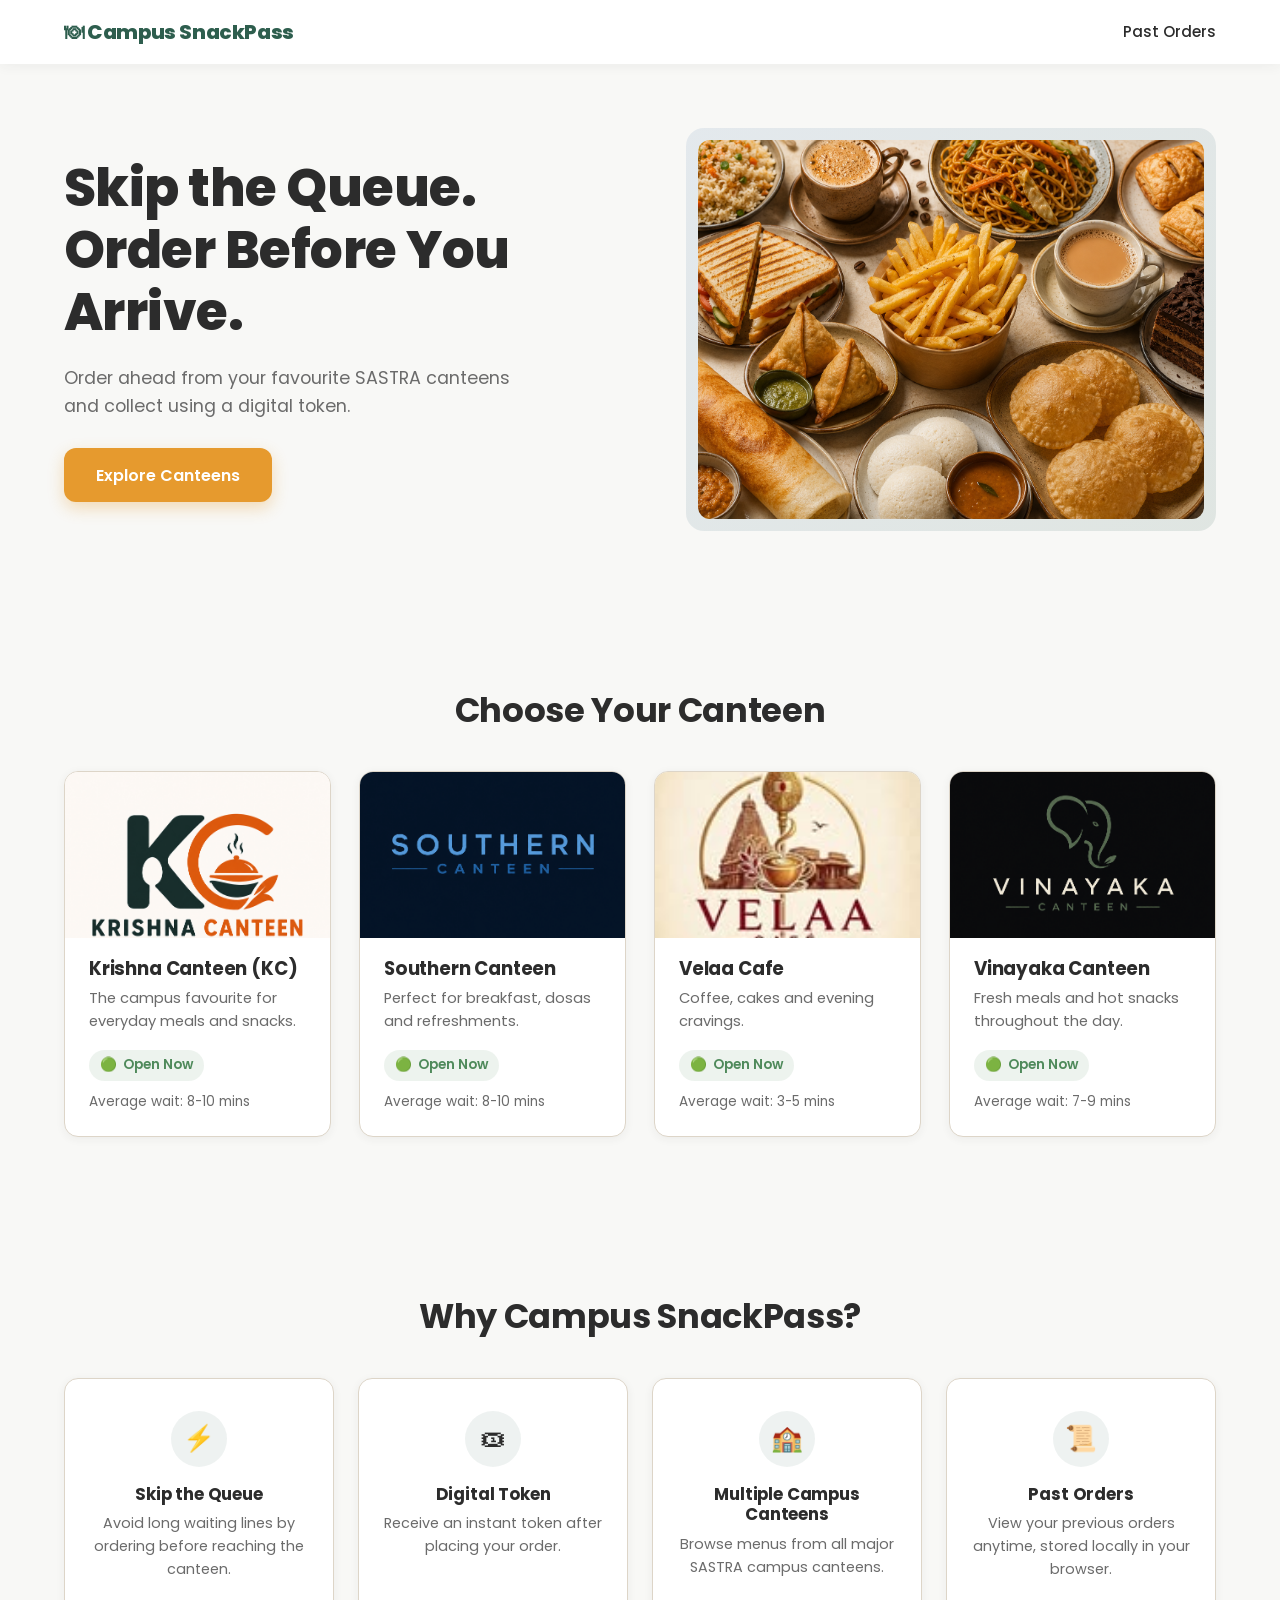
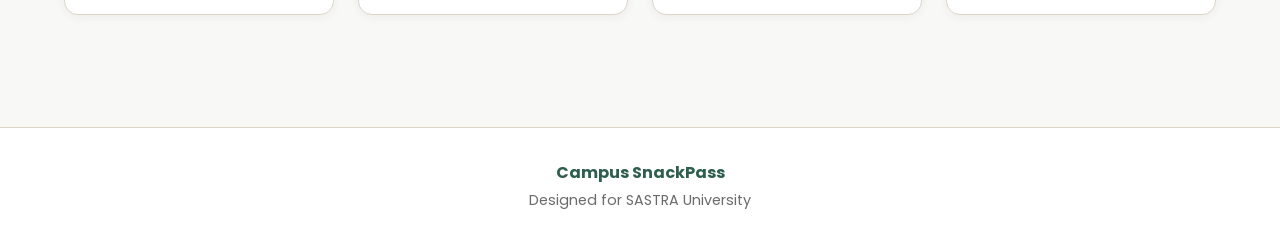
<file: index.html>
<!DOCTYPE html>
<html lang="en">
<head>
    <meta charset="UTF-8">
    <meta name="viewport" content="width=device-width, initial-scale=1.0">
    <title>Campus SnackPass | SASTRA University</title>
    <meta name="description" content="Order ahead from your favourite SASTRA canteens and skip the queue with Campus SnackPass.">
    <link rel="stylesheet" href="style.css">
</head>
<body>

    <header>
        <nav aria-label="Main Navigation">
            <div>
                <a href="index.html" aria-label="Campus SnackPass Home">
                    <span>🍽 Campus SnackPass</span>
                </a>
            </div>

            <ul>
                <li>
                    <a href="orders/order.html">Past Orders</a>
                </li>
            </ul>
        </nav>
    </header>

    <main>
        
        <section id="hero" aria-labelledby="hero-heading">
            <div>
                <h1 id="hero-heading">Skip the Queue.<br>Order Before You Arrive.</h1>
                <p>Order ahead from your favourite SASTRA canteens and collect using a digital token.</p>
                <a href="#canteens">Explore Canteens</a>
            </div>
            <div>
                <img src="images/hero.png" alt="Collage of delicious food from various SASTRA canteens">
            </div>
        </section>

        <section id="canteens" aria-labelledby="canteens-heading">
            <h2 id="canteens-heading">Choose Your Canteen</h2>
            
            <div>
                <!-- Krishna Canteen -->
                <a href="menu.html?canteen=kc" aria-labelledby="kc-name">
                    <img src="./images/canteen/kc.png" alt="Front view of Krishna Canteen">
                    <article>
                        <h3 id="kc-name">Krishna Canteen (KC)</h3>
                        <p>The campus favourite for everyday meals and snacks.</p>
                        <ul>
                            <li><span aria-hidden="true">🟢</span> Open Now</li>
                            <li>Average wait: 8-10 mins</li>
                        </ul>
                    </article>
                </a>

                <!-- Southern Canteen -->
                <a href="menu.html?canteen=southern" aria-labelledby="southern-name">
                    <img src="./images/canteen/southern.png" alt="Front view of Southern Canteen">
                    <article>
                        <h3 id="southern-name">Southern Canteen</h3>
                        <p>Perfect for breakfast, dosas and refreshments.</p>
                        <ul>
                            <li><span aria-hidden="true">🟢</span> Open Now</li>
                            <li>Average wait: 8-10 mins</li>
                        </ul>
                    </article>
                </a>

                <!-- Velan Cafe -->
                <a href="menu.html?canteen=velan" aria-labelledby="velan-name">
                    <img src="./images/canteen/velan.jpg" alt="Front view of Velan Cafe">
                    <article>
                        <h3 id="velan-name">Velaa Cafe</h3>
                        <p>Coffee, cakes and evening cravings.</p>
                        <ul>
                            <li><span aria-hidden="true">🟢</span> Open Now</li>
                            <li>Average wait: 3-5 mins</li>
                        </ul>
                    </article>
                </a>

                <!-- Vinayaka Canteen -->
                <a href="menu.html?canteen=vinayaka" aria-labelledby="vinayaka-name">
                    <img src="./images/canteen/vinayaka.png" alt="Front view of Vinayaka Canteen">
                    <article>
                        <h3 id="vinayaka-name">Vinayaka Canteen</h3>
                        <p>Fresh meals and hot snacks throughout the day.</p>
                        <ul>
                            <li><span aria-hidden="true">🟢</span> Open Now</li>
                            <li>Average wait: 7-9 mins</li>
                        </ul>
                    </article>
                </a>
            </div>
        </section>

        <section id="features" aria-labelledby="features-heading">
            <h2 id="features-heading">Why Campus SnackPass?</h2>
            
            <div>
                <article>
                    <span aria-hidden="true">⚡</span>
                    <h3>Skip the Queue</h3>
                    <p>Avoid long waiting lines by ordering before reaching the canteen.</p>
                </article>
                
                <article>
                    <span aria-hidden="true">🎟</span>
                    <h3>Digital Token</h3>
                    <p>Receive an instant token after placing your order.</p>
                </article>
                
                <article>
                    <span aria-hidden="true">🏫</span>
                    <h3>Multiple Campus Canteens</h3>
                    <p>Browse menus from all major SASTRA campus canteens.</p>
                </article>

                <article>
                    <span aria-hidden="true">📜</span>
                    <h3>Past Orders</h3>
                    <p>
                        View your previous orders anytime, stored locally in your browser.
                    </p>
                 </article>

            </div>
        </section>

    </main>

    <footer>
        <p>Campus SnackPass</p>
        <p>Designed for SASTRA University</p>
    </footer>

</body>
</html>
</file>
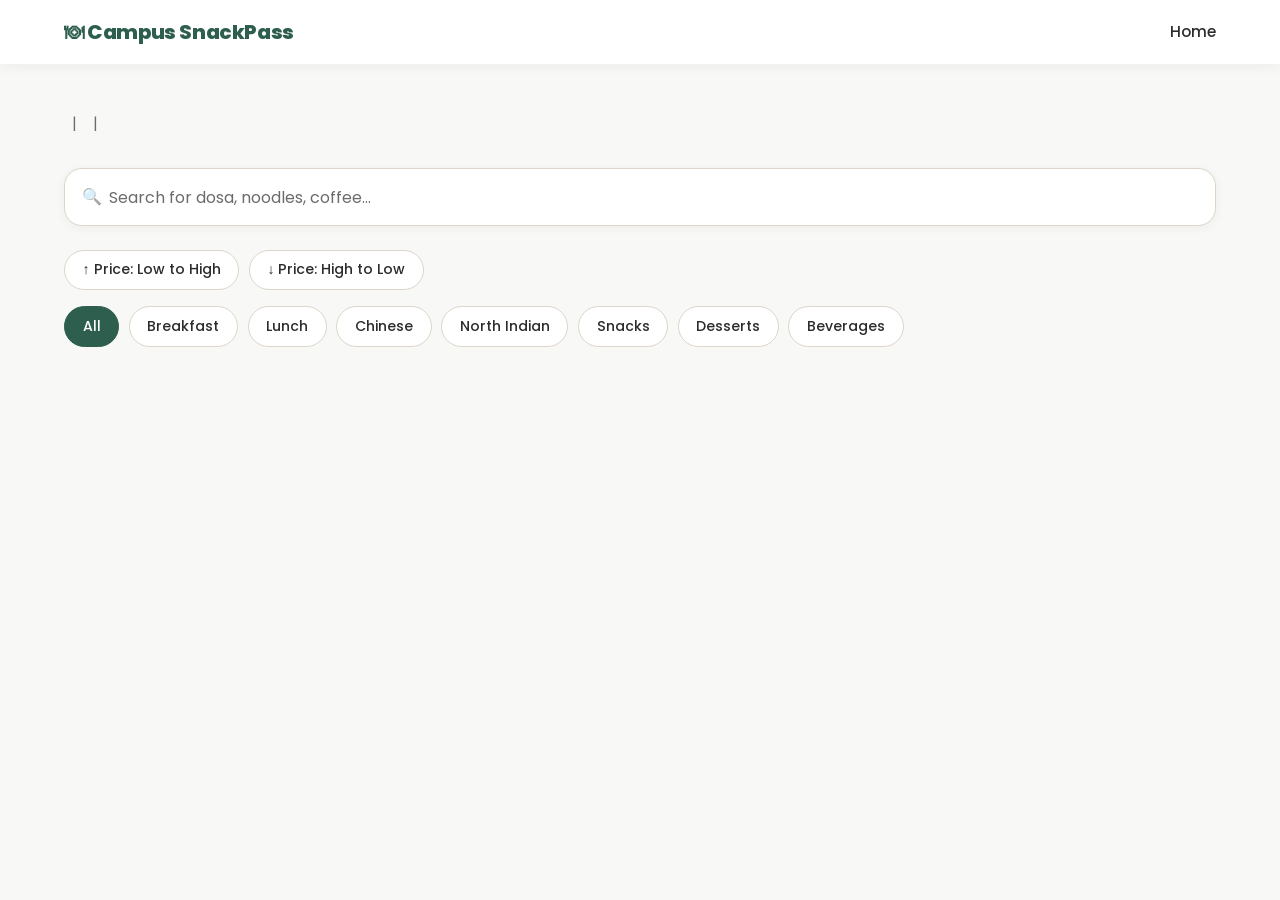
<file: menu.html>
<!DOCTYPE html>
<html lang="en">
<head>
    <meta charset="UTF-8">
    <meta name="viewport" content="width=device-width, initial-scale=1.0">
    <title>Menu - Campus SnackPass</title>
    <link rel="stylesheet" href="menu.css">
</head>
<body>

    <!-- Navbar -->
    <header>
        <nav aria-label="Main Navigation">
            <a href="index.html" aria-label="Campus SnackPass Home">
                🍽 Campus SnackPass
            </a>
            <a href="index.html">Home</a>
        </nav>
    </header>

    <main id="main-content">
        <!-- Canteen Header -->
        <section aria-labelledby="canteen-name">
            <h1 id="canteen-name"></h1>
            <p>
                <span id="canteen-status" aria-live="polite"></span>
                <span aria-hidden="true"> | </span>
                <span id="canteen-wait"></span>
                <span aria-hidden="true"> | </span>
                <span id="canteen-count"></span>
            </p>
        </section>

        <!-- Search -->
        <section aria-label="Search Menu">
            <input 
                type="search" 
                id="search-input" 
                placeholder="Search for dosa, noodles, coffee..." 
                aria-label="Search menu items"
            >
        </section>


        <section id="sort-controls" aria-label="Sort Menu">

            <button id="sort-low" class="sort-btn">
                ↑ Price: Low to High
            </button>

            <button id="sort-high" class="sort-btn">
                ↓ Price: High to Low
            </button>

        </section>

        <!-- Categories -->
        <nav id="category-filters" aria-label="Menu Categories">
            <button data-category="all" class="active" aria-pressed="true">All</button>
            <button data-category="breakfast" aria-pressed="false">Breakfast</button>
            <button data-category="lunch" aria-pressed="false">Lunch</button>
            <button data-category="chinese" aria-pressed="false">Chinese</button>
            <button data-category="north-indian" aria-pressed="false">North Indian</button>
            <button data-category="snacks" aria-pressed="false">Snacks</button>
            <button data-category="desserts" aria-pressed="false">Desserts</button>
            <button data-category="beverages" aria-pressed="false">Beverages</button>
        </nav>

        
        <section id="menu-grid" aria-label="Menu Items">
           
        </section>
    </main>

    
    <aside id="floating-cart" aria-label="Floating Cart Summary" hidden>
        <button aria-label="Open cart" id="open-cart-btn">
            <span aria-hidden="true">🛒</span> 
            <span id="floating-cart-count"></span> 
            <span id="floating-cart-total"></span>
        </button>
    </aside>

    
    <aside id="cart-sidebar" aria-labelledby="cart-title" hidden>
        <header>
            <h2 id="cart-title">Your Cart</h2>
            <button id="close-cart-btn" aria-label="Close Cart">✖</button>
        </header>

        <!-- Empty State -->
        <section id="cart-empty-state">
            <span aria-hidden="true">🛒</span>
            <p>Your cart is empty.</p>
            <p>Add something ......</p>
        </section>

        
        <div id="cart-items" aria-label="Cart Items">
           
        </div>

        <!-- Footer -->
        <footer>
            <p>Total Items: <span id="cart-total-items"></span></p>
            <p>Grand Total: <span id="cart-grand-total"></span></p>
            <button id="pin-cart-btn" aria-label="Toggle Pin Cart">📌 Pin Cart</button>
            <button id="checkout-btn">Checkout</button>
        </footer>
    </aside>

    
    <div id="success-modal" hidden>

        <div class="success-card">

            <h2>✅ Order Confirmed</h2>

            <h3 id="token-canteen"></h3>

            <h1 id="token-number"></h1>

            <p>
                <strong>Ordered At:</strong>
                <span id="order-time"></span>
            </p>

            <p>
                <strong>Estimated Wait:</strong>
                <span id="token-wait"></span>
            </p>

            <p>
                Please collect your order when your token number is displayed at the collection counter.
            </p>

            <button id="home-btn">
                Back to Home
            </button>

        </div>

    </div>

    <script type="module" src="menu.js"></script>
</body>
</html>
</file>
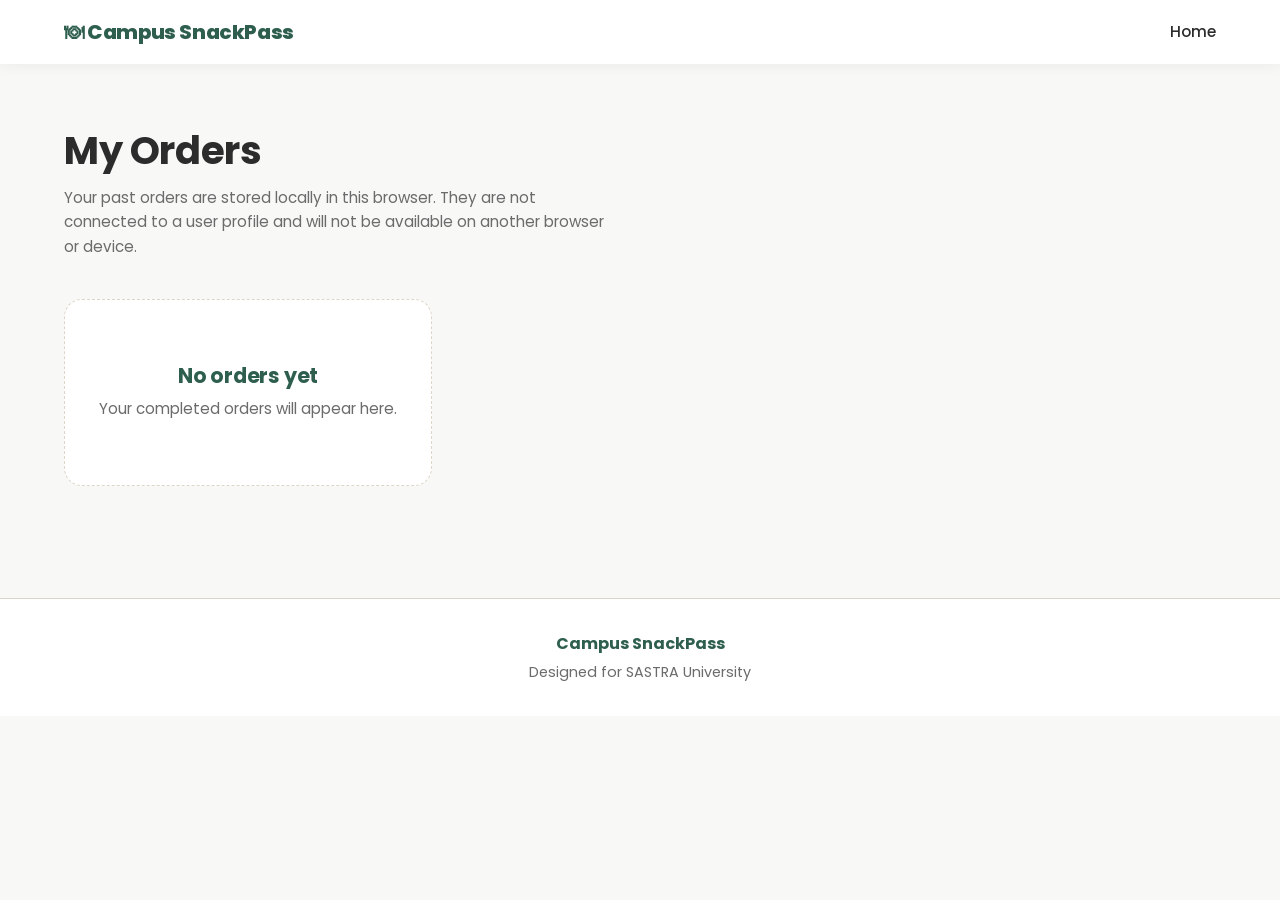
<file: orders/order.html>
<!DOCTYPE html>
<html lang="en">
<head>
    <meta charset="UTF-8">
    <meta name="viewport" content="width=device-width, initial-scale=1.0">
    <title>My Orders | Campus SnackPass</title>
    <meta name="description" content="View your past Campus SnackPass orders.">
    <link rel="stylesheet" href="order.css">
</head>
<body>

    <header>
        <nav aria-label="Main Navigation">
            <div>
                <a href="../index.html" aria-label="Campus SnackPass Home">
                    <span>🍽 Campus SnackPass</span>
                </a>
            </div>

            <div>
                <a href="../index.html">Home</a>
            </div>
        </nav>
    </header>

    <main>

        <section id="orders" aria-labelledby="orders-heading">

            <h1 id="orders-heading">My Orders</h1>

            <p>
                Your past orders are stored locally in this browser.
                They are not connected to a user profile and will not be
                available on another browser or device.
            </p>

            <div id="orders-container">
                <!-- Order cards will be generated here by JavaScript -->
            </div>

        </section>

    </main>

    <footer>
        <p>Campus SnackPass</p>
        <p>Designed for SASTRA University</p>
    </footer>

    <script type="module" src="order.js"></script>

</body>
</html>
</file>
<file: style.css>
@import url('https://fonts.googleapis.com/css2?family=Poppins:wght@400;500;600;700;800&display=swap');

/* ---------- Design Tokens ---------- */
:root {
    --color-primary: #2E5E4E;
    --color-primary-hover: #23493D;
    --color-accent-blue: #4F7CAC;
    --color-cta: #E69A2E;
    --color-cta-hover: #CE8623;
    --color-bg: #F8F8F6;
    --color-card: #FFFFFF;
    --color-text-primary: #2C2C2C;
    --color-text-secondary: #6B6B6B;
    --color-border: #DDD5C8;
    --color-success: #4F8A5B;

    --radius-sm: 12px;
    --radius-md: 14px;
    --radius-lg: 18px;

    --shadow-soft: 0 2px 10px rgba(44, 44, 44, 0.06);
    --shadow-medium: 0 8px 24px rgba(44, 44, 44, 0.10);
    --shadow-nav: 0 2px 12px rgba(44, 44, 44, 0.06);

    --transition-fast: 0.18s ease;
    --transition-base: 0.28s cubic-bezier(0.4, 0, 0.2, 1);

    --max-width: 1200px;
}

/* ---------- Reset ---------- */
*,
*::before,
*::after {
    box-sizing: border-box;
    margin: 0;
    padding: 0;
}

html {
    scroll-behavior: smooth;
    -webkit-text-size-adjust: 100%;
}

body {
    font-family: 'Poppins', -apple-system, BlinkMacSystemFont, 'Segoe UI', sans-serif;
    background-color: var(--color-bg);
    color: var(--color-text-primary);
    line-height: 1.6;
    -webkit-font-smoothing: antialiased;
    -moz-osx-font-smoothing: grayscale;
}

img {
    max-width: 100%;
    display: block;
}

ul {
    list-style: none;
}

a {
    text-decoration: none;
    color: inherit;
}

h1, h2, h3 {
    font-weight: 700;
    line-height: 1.2;
    letter-spacing: -0.01em;
    color: var(--color-text-primary);
}

/* Respect reduced motion preference */
@media (prefers-reduced-motion: reduce) {
    *, *::before, *::after {
        animation-duration: 0.01ms !important;
        animation-iteration-count: 1 !important;
        transition-duration: 0.01ms !important;
        scroll-behavior: auto !important;
    }
}

/* Consistent focus styling for accessibility */
a:focus-visible {
    outline: 2px solid var(--color-accent-blue);
    outline-offset: 3px;
    border-radius: 4px;
}

/* ============================================
   HEADER / NAVBAR
   ============================================ */
header {
    position: sticky;
    top: 0;
    z-index: 100;
    background-color: #FFFFFF;
    box-shadow: var(--shadow-nav);
}

header nav {
    max-width: var(--max-width);
    margin: 0 auto;
    display: flex;
    align-items: center;
    justify-content: space-between;
    padding: 1rem 1.5rem;
}

header nav > div:first-child a {
    display: inline-flex;
    align-items: center;
    font-size: 1.25rem;
    font-weight: 800;
    color: var(--color-primary);
    letter-spacing: -0.02em;
    transition: color var(--transition-fast);
}

header nav > div:first-child a:hover {
    color: var(--color-primary-hover);
}

header nav ul {
    display: flex;
    align-items: center;
    gap: 2rem;
}

header nav ul li a {
    font-weight: 500;
    font-size: 0.95rem;
    color: var(--color-text-primary);
    position: relative;
    padding: 0.25rem 0;
    transition: color var(--transition-fast);
}

header nav ul li a:hover {
    color: var(--color-primary);
}

header nav ul li a::after {
    content: '';
    position: absolute;
    left: 0;
    bottom: -2px;
    width: 0;
    height: 2px;
    background-color: var(--color-cta);
    transition: width var(--transition-base);
}

header nav ul li a:hover::after {
    width: 100%;
}

/* ============================================
   MAIN / SECTION WRAPPERS
   ============================================ */
main {
    max-width: var(--max-width);
    margin: 0 auto;
    padding: 0 1.5rem;
}

section {
    padding: 4rem 0;
}

section h2 {
    font-size: 1.85rem;
    text-align: center;
    margin-bottom: 2.5rem;
}

/* ============================================
   HERO SECTION
   ============================================ */
#hero {
    display: grid;
    grid-template-columns: 1fr;
    gap: 2.5rem;
    align-items: center;
    padding-top: 3rem;
    padding-bottom: 4rem;
}

#hero > div:first-child {
    display: flex;
    flex-direction: column;
    align-items: flex-start;
    gap: 1.25rem;
    text-align: left;
}

#hero h1 {
    font-size: 2.25rem;
    font-weight: 800;
    color: var(--color-text-primary);
}

#hero p {
    font-size: 1.05rem;
    color: var(--color-text-secondary);
    max-width: 42ch;
}

#hero > div:first-child > a {
    display: inline-block;
    background-color: var(--color-cta);
    color: #FFFFFF;
    font-weight: 600;
    font-size: 1rem;
    padding: 0.9rem 2rem;
    border-radius: var(--radius-sm);
    box-shadow: 0 6px 16px rgba(230, 154, 46, 0.32);
    transition: background-color var(--transition-fast),
                transform var(--transition-fast),
                box-shadow var(--transition-fast);
    margin-top: 0.5rem;
}

#hero > div:first-child > a:hover {
    background-color: var(--color-cta-hover);
    transform: translateY(-2px) scale(1.02);
    box-shadow: 0 10px 22px rgba(230, 154, 46, 0.4);
}

#hero > div:first-child > a:active {
    transform: translateY(0) scale(0.99);
}

#hero > div:last-child {
    position: relative;
    border-radius: var(--radius-lg);
    overflow: hidden;
    background: linear-gradient(135deg, rgba(79, 124, 172, 0.12), rgba(46, 94, 78, 0.12));
    padding: 0.75rem;
}

#hero > div:last-child img {
    width: 100%;
    height: 100%;
    object-fit: cover;
    border-radius: calc(var(--radius-lg) - 6px);
    aspect-ratio: 4 / 3;
}

/* ============================================
   CANTEENS SECTION
   ============================================ */
#canteens > div {
    display: grid;
    grid-template-columns: 1fr;
    gap: 1.75rem;
}

#canteens > div > a {
    background-color: var(--color-card);
    border: 1px solid var(--color-border);
    border-radius: var(--radius-md);
    overflow: hidden;
    display: block;
    box-shadow: var(--shadow-soft);
    transition: transform var(--transition-base),
                box-shadow var(--transition-base),
                border-color var(--transition-base);
}

#canteens > div > a:hover {
    transform: translateY(-6px);
    box-shadow: var(--shadow-medium);
    border-color: var(--color-primary);
}

#canteens > div > a img {
    width: 100%;
    aspect-ratio: 16 / 10;
    object-fit: cover;
}

#canteens article {
    padding: 1.25rem 1.5rem 1.5rem;
}

#canteens article h3 {
    font-size: 1.15rem;
    margin-bottom: 0.4rem;
}

#canteens article > p {
    font-size: 0.92rem;
    color: var(--color-text-secondary);
    margin-bottom: 1rem;
}

#canteens article ul {
    display: flex;
    flex-wrap: wrap;
    align-items: center;
    gap: 0.6rem;
}

#canteens article ul li {
    font-size: 0.85rem;
    color: var(--color-text-secondary);
}

/* "Open Now" badge — first list item */
#canteens article ul li:first-child {
    display: inline-flex;
    align-items: center;
    gap: 0.35rem;
    background-color: rgba(79, 138, 91, 0.1);
    color: var(--color-success);
    font-weight: 600;
    padding: 0.3rem 0.7rem;
    border-radius: 999px;
}

/* Divider dot between remaining list items */
#canteens article ul li:not(:first-child):not(:last-child)::after {
    content: '•';
    margin-left: 0.6rem;
    color: var(--color-border);
}

/* ============================================
   FEATURES SECTION
   ============================================ */
#features > div {
    display: grid;
    grid-template-columns: 1fr;
    gap: 1.5rem;
}

#features article {
    background-color: var(--color-card);
    border: 1px solid var(--color-border);
    border-radius: var(--radius-md);
    padding: 2rem 1.5rem;
    text-align: center;
    box-shadow: var(--shadow-soft);
    transition: transform var(--transition-base),
                box-shadow var(--transition-base),
                border-color var(--transition-base);
}

#features article:hover {
    transform: translateY(-6px);
    box-shadow: var(--shadow-medium);
    border-color: var(--color-primary);
}

#features article span {
    display: inline-flex;
    align-items: center;
    justify-content: center;
    width: 56px;
    height: 56px;
    font-size: 1.6rem;
    background-color: rgba(46, 94, 78, 0.08);
    border-radius: 50%;
    margin-bottom: 1.1rem;
}

#features article h3 {
    font-size: 1.05rem;
    margin-bottom: 0.5rem;
}

#features article p {
    font-size: 0.9rem;
    color: var(--color-text-secondary);
}

/* ============================================
   FOOTER
   ============================================ */
footer {
    border-top: 1px solid var(--color-border);
    background-color: var(--color-card);
    text-align: center;
    padding: 2rem 1.5rem;
    margin-top: 2rem;
}

footer p {
    font-size: 0.9rem;
    color: var(--color-text-secondary);
}

footer p:first-child {
    font-weight: 700;
    color: var(--color-primary);
    margin-bottom: 0.25rem;
    font-size: 1rem;
}

/* ============================================
   RESPONSIVE — TABLET (≥768px)
   ============================================ */
@media (min-width: 768px) {
    section {
        padding: 5rem 0;
    }

    #hero {
        grid-template-columns: 1.1fr 1fr;
        padding-top: 4rem;
        padding-bottom: 5rem;
    }

    #hero h1 {
        font-size: 2.75rem;
    }

    #canteens > div {
        grid-template-columns: repeat(2, 1fr);
    }

    #features > div {
        grid-template-columns: repeat(2, 1fr);
    }

    section h2 {
        font-size: 2.1rem;
    }
}

/* ============================================
   RESPONSIVE — DESKTOP (≥1024px)
   ============================================ */
@media (min-width: 1024px) {
    #hero h1 {
        font-size: 3.25rem;
    }

    #hero p {
        font-size: 1.1rem;
    }

    #canteens > div {
        grid-template-columns: repeat(4, 1fr);
    }

    #features > div {
        grid-template-columns: repeat(4, 1fr);
    }
}
</file>
<file: menu.css>
@import url('https://fonts.googleapis.com/css2?family=Poppins:wght@400;500;600;700;800&display=swap');

/* ---------- Design Tokens ---------- */
:root {
    --color-primary: #2E5E4E;
    --color-primary-hover: #23493D;
    --color-accent-blue: #4F7CAC;
    --color-cta: #E69A2E;
    --color-cta-hover: #CE8623;
    --color-bg: #F8F8F6;
    --color-card: #FFFFFF;
    --color-text-primary: #2C2C2C;
    --color-text-secondary: #6B6B6B;
    --color-border: #DDD5C8;
    --color-success: #4F8A5B;

    --radius-sm: 12px;
    --radius-md: 14px;
    --radius-lg: 18px;

    --shadow-soft: 0 2px 10px rgba(44, 44, 44, 0.06);
    --shadow-medium: 0 8px 24px rgba(44, 44, 44, 0.10);
    --shadow-nav: 0 2px 12px rgba(44, 44, 44, 0.06);
    --shadow-elevated: 0 10px 30px rgba(44, 44, 44, 0.16);

    --transition-fast: 0.18s ease;
    --transition-base: 0.28s cubic-bezier(0.4, 0, 0.2, 1);

    --max-width: 1200px;
}

/* ---------- Reset ---------- */
*, *::before, *::after {
    box-sizing: border-box;
    margin: 0;
    padding: 0;
}

html {
    scroll-behavior: smooth;
    -webkit-text-size-adjust: 100%;
}

body {
    font-family: 'Poppins', -apple-system, BlinkMacSystemFont, 'Segoe UI', sans-serif;
    background-color: var(--color-bg);
    color: var(--color-text-primary);
    line-height: 1.6;
    -webkit-font-smoothing: antialiased;
    -moz-osx-font-smoothing: grayscale;
}

img { max-width: 100%; display: block; }
ul { list-style: none; }
a { text-decoration: none; color: inherit; }
button {
    font-family: inherit;
    cursor: pointer;
    border: none;
    background: none;
}
input { font-family: inherit; }

h1, h2, h3, h4 {
    font-weight: 700;
    line-height: 1.25;
    letter-spacing: -0.01em;
    color: var(--color-text-primary);
}

[hidden] {
    display: none !important;
}

@media (prefers-reduced-motion: reduce) {
    *, *::before, *::after {
        animation-duration: 0.01ms !important;
        animation-iteration-count: 1 !important;
        transition-duration: 0.01ms !important;
        scroll-behavior: auto !important;
    }
}

a:focus-visible,
button:focus-visible,
input:focus-visible {
    outline: 2px solid var(--color-accent-blue);
    outline-offset: 3px;
    border-radius: 4px;
}

/* ============================================
   HEADER / NAVBAR
   ============================================ */
header {
    position: sticky;
    top: 0;
    z-index: 200;
    background-color: #FFFFFF;
    box-shadow: var(--shadow-nav);
}

nav[aria-label="Main Navigation"] {
    max-width: var(--max-width);
    margin: 0 auto;
    display: flex;
    align-items: center;
    justify-content: space-between;
    padding: 1rem 1.5rem;
}

nav[aria-label="Main Navigation"] a {
    font-weight: 500;
    font-size: 0.95rem;
    color: var(--color-text-primary);
    transition: color var(--transition-fast);
}

nav[aria-label="Main Navigation"] a:hover {
    color: var(--color-primary);
}

nav[aria-label="Main Navigation"] a[aria-label="Campus SnackPass Home"] {
    font-size: 1.25rem;
    font-weight: 800;
    color: var(--color-primary);
    letter-spacing: -0.02em;
}

nav[aria-label="Main Navigation"] a[aria-label="Campus SnackPass Home"]:hover {
    color: var(--color-primary-hover);
}

/* ============================================
   MAIN CONTENT WRAPPER
   ============================================ */
#main-content {
    max-width: var(--max-width);
    margin: 0 auto;
    padding: 2rem 1.5rem 6rem;
    transition: padding-right var(--transition-base);
}

/* Only shift content over on screens wide enough to have room.
   On mobile the sidebar is a full-width overlay, so shifting
   content would just squash it for no visual benefit. */
@media (min-width: 1024px) {
    #main-content.cart-open {
        padding-right: 380px;
    }
}

/* ============================================
   CANTEEN HEADER
   ============================================ */
section[aria-labelledby="canteen-name"] {
    margin-bottom: 2rem;
}

section[aria-labelledby="canteen-name"] h1 {
    font-size: 2rem;
    margin-bottom: 0.5rem;
}

section[aria-labelledby="canteen-name"] p {
    font-size: 0.95rem;
    color: var(--color-text-secondary);
    display: flex;
    flex-wrap: wrap;
    align-items: center;
    gap: 0.5rem;
}

#canteen-status {
    color: var(--color-success);
    font-weight: 600;
}

/* ============================================
   SEARCH
   ============================================ */
section[aria-label="Search Menu"] {
    position: relative;
    margin-bottom: 1.5rem;
}

section[aria-label="Search Menu"]::before {
    content: '🔍';
    position: absolute;
    left: 1.1rem;
    top: 50%;
    transform: translateY(-50%);
    font-size: 1rem;
    opacity: 0.55;
    pointer-events: none;
}

#search-input {
    width: 100%;
    padding: 0.95rem 1.25rem 0.95rem 2.75rem;
    font-size: 1rem;
    color: var(--color-text-primary);
    background-color: var(--color-card);
    border: 1px solid var(--color-border);
    border-radius: var(--radius-lg);
    box-shadow: var(--shadow-soft);
    transition: border-color var(--transition-fast), box-shadow var(--transition-fast);
}

#search-input::placeholder {
    color: var(--color-text-secondary);
}

#search-input:hover {
    border-color: #C9BEA9;
}

#search-input:focus {
    outline: none;
    border-color: var(--color-primary);
    box-shadow: 0 0 0 4px rgba(46, 94, 78, 0.12);
}

/* ============================================
   SORT CONTROLS + CATEGORY CHIPS (shared chip style)
   ============================================ */
#sort-controls,
#category-filters {
    display: flex;
    flex-wrap: wrap;
    gap: 0.6rem;
    margin-bottom: 1rem;
}

#category-filters {
    margin-bottom: 2.5rem;
    padding-bottom: 0.5rem;
}

.sort-btn,
#category-filters button {
    display: inline-flex;
    align-items: center;
    gap: 0.35rem;
    padding: 0.55rem 1.1rem;
    font-size: 0.88rem;
    font-weight: 500;
    color: var(--color-text-primary);
    background-color: var(--color-card);
    border: 1px solid var(--color-border);
    border-radius: 999px;
    white-space: nowrap;
    transition: background-color var(--transition-fast),
                color var(--transition-fast),
                border-color var(--transition-fast),
                transform var(--transition-fast);
}

.sort-btn:hover,
#category-filters button:hover {
    border-color: var(--color-primary);
    color: var(--color-primary);
    transform: translateY(-1px);
}

.sort-btn.active,
#category-filters button.active {
    background-color: var(--color-primary);
    border-color: var(--color-primary);
    color: #FFFFFF;
}

.sort-btn.active:hover,
#category-filters button.active:hover {
    background-color: var(--color-primary-hover);
    color: #FFFFFF;
}

/* ============================================
   MENU GRID + CARDS
   ============================================ */
#menu-grid {
    display: grid;
    grid-template-columns: 1fr;
    gap: 2rem;
}

.menu-card {
    background-color: var(--color-card);
    border: 1px solid var(--color-border);
    border-radius: var(--radius-md);
    overflow: hidden;
    box-shadow: var(--shadow-soft);
    transition: transform var(--transition-base),
                box-shadow var(--transition-base),
                border-color var(--transition-base),
                background-color var(--transition-base);
    display: flex;
    flex-direction: column;
}

.menu-card:hover {
    transform: translateY(-6px);
    box-shadow: var(--shadow-medium);
}

.menu-card.selected {
    border: 2px solid var(--color-primary);
    background-color: rgba(46, 94, 78, 0.05);
    box-shadow: 0 10px 26px rgba(46, 94, 78, 0.16);
}

.menu-image {
    width: 100%;
    aspect-ratio: 4 / 3;
    object-fit: cover;
}

.menu-title {
    font-size: 1.05rem;
    padding: 1.35rem 1.35rem 0.35rem;
}

.menu-price {
    font-size: 0.95rem;
    font-weight: 600;
    color: var(--color-primary);
    padding: 0 1.35rem;
    margin-bottom: 1.1rem;
}

/* ---- Quantity Controls (menu cards) ---- */
.quantity-controls {
    display: flex;
    align-items: center;
    justify-content: center;
    gap: 1.1rem;
    padding: 0 1.35rem 1.35rem;
    margin-top: auto;
}

.minus-btn,
.plus-btn {
    display: flex;
    align-items: center;
    justify-content: center;
    width: 34px;
    height: 34px;
    flex-shrink: 0;
    font-size: 1.1rem;
    font-weight: 600;
    color: var(--color-primary);
    background-color: rgba(46, 94, 78, 0.08);
    border: 1px solid transparent;
    border-radius: 50%;
    transition: background-color var(--transition-fast),
                transform var(--transition-fast),
                color var(--transition-fast);
}

.minus-btn:hover,
.plus-btn:hover {
    background-color: var(--color-primary);
    color: #FFFFFF;
    transform: scale(1.08);
}

.minus-btn:active,
.plus-btn:active {
    transform: scale(0.94);
}

.item-quantity {
    min-width: 1.5rem;
    text-align: center;
    font-size: 1rem;
    font-weight: 600;
    color: var(--color-text-primary);
}

/* ---- Empty menu state ---- */
.empty-menu {
    grid-column: 1 / -1;
    text-align: center;
    padding: 4rem 1.5rem;
    color: var(--color-text-secondary);
}

.empty-menu h2 {
    font-size: 1.4rem;
    margin-bottom: 0.5rem;
    color: var(--color-text-primary);
}

/* ============================================
   FLOATING CART (FAB style summary)
   ============================================ */
#floating-cart {
    position: fixed;
    bottom: 1.75rem;
    left: 50%;
    transform: translateX(-50%);
    z-index: 300;
    animation: floatIn var(--transition-base);
}

#floating-cart button {
    display: flex;
    align-items: center;
    gap: 0.6rem;
    padding: 0.9rem 1.6rem;
    background-color: var(--color-primary);
    color: #FFFFFF;
    font-weight: 600;
    font-size: 0.95rem;
    border-radius: 999px;
    box-shadow: var(--shadow-elevated);
    transition: background-color var(--transition-fast), transform var(--transition-fast);
}

#floating-cart button:hover {
    background-color: var(--color-primary-hover);
    transform: translateY(-2px);
}

#floating-cart span[aria-hidden="true"] {
    font-size: 1.1rem;
}

#floating-cart-count {
    padding-left: 0.4rem;
    border-left: 1px solid rgba(255, 255, 255, 0.35);
}

#floating-cart-total {
    color: #F5D9A8;
    font-weight: 700;
}

/* ============================================
   CART SIDEBAR
   ============================================ */
#cart-sidebar {
    position: fixed;
    top: 0;
    right: 0;
    height: 100vh;
    width: min(420px, 100%);
    background-color: var(--color-card);
    box-shadow: -8px 0 30px rgba(44, 44, 44, 0.14);
    z-index: 400;
    display: flex;
    flex-direction: column;
    animation: slideInRight var(--transition-base);
}

#cart-sidebar.pinned {
    box-shadow: -8px 0 30px rgba(46, 94, 78, 0.2);
    border-left: 3px solid var(--color-primary);
}

#cart-sidebar header {
    display: flex;
    align-items: center;
    justify-content: space-between;
    padding: 2rem 2rem;
    border-bottom: 1px solid var(--color-border);
}

#cart-title {
    font-size: 1.3rem;
}

#close-cart-btn {
    display: flex;
    align-items: center;
    justify-content: center;
    width: 34px;
    height: 34px;
    font-size: 1rem;
    color: var(--color-text-secondary);
    border-radius: 50%;
    transition: background-color var(--transition-fast), color var(--transition-fast);
}

#close-cart-btn:hover {
    background-color: var(--color-bg);
    color: var(--color-text-primary);
}

/* ---- Empty cart state ---- */
#cart-empty-state {
    flex: 1;
    display: flex;
    flex-direction: column;
    align-items: center;
    justify-content: center;
    text-align: center;
    gap: 0.4rem;
    padding: 2rem;
    color: var(--color-text-secondary);
}

#cart-empty-state span[aria-hidden="true"] {
    font-size: 2.5rem;
    margin-bottom: 0.75rem;
    opacity: 0.6;
}

#cart-empty-state p:first-of-type {
    font-weight: 600;
    color: var(--color-text-primary);
}

/* ---- Cart items list ---- */
#cart-items {
    flex: 1;
    overflow-y: auto;
    padding: 1rem 2rem;
}

/* Grid, not flex+space-between: fixed columns keep the price
   in the exact same x-position on every row regardless of how
   long the food name is. This is the alignment fix. */
.cart-item {
    display: grid;
    grid-template-columns: 1fr auto auto;
    align-items: center;
    column-gap: 1.25rem;
    padding: 1.75rem 0;
    border-bottom: 1px solid var(--color-border);
}

.cart-name {
    font-size: 0.98rem;
    font-weight: 600;
    /* keep long names from pushing price/controls around or wrapping messily */
    overflow: hidden;
    text-overflow: ellipsis;
    white-space: nowrap;
    padding-right: 0.5rem;
}

.cart-price {
    font-size: 0.88rem;
    font-weight: 600;
    color: var(--color-primary);
    text-align: right;
    white-space: nowrap;
}

.cart-controls {
    display: flex;
    align-items: center;
    gap: 0.75rem;
    flex-shrink: 0;
}

.cart-controls button {
    display: flex;
    align-items: center;
    justify-content: center;
    width: 30px;
    height: 30px;
    font-size: 1rem;
    font-weight: 600;
    color: var(--color-primary);
    background-color: rgba(46, 94, 78, 0.08);
    border-radius: 50%;
    transition: background-color var(--transition-fast), color var(--transition-fast), transform var(--transition-fast);
}

.cart-controls button:hover {
    background-color: var(--color-primary);
    color: #FFFFFF;
    transform: scale(1.08);
}

.cart-controls span {
    min-width: 1.25rem;
    text-align: center;
    font-weight: 600;
}

/* ---- Cart footer ---- */
#cart-sidebar footer {
    padding: 2rem;
    border-top: 1px solid var(--color-border);
    background-color: var(--color-bg);
}

#cart-sidebar footer p {
    display: flex;
    justify-content: space-between;
    font-size: 0.92rem;
    color: var(--color-text-secondary);
    margin-bottom: 0.75rem;
}

#cart-grand-total {
    font-weight: 700;
    color: var(--color-text-primary);
    font-size: 1.05rem;
}

#pin-cart-btn {
    width: 100%;
    padding: 0.9rem;
    margin-top: 1.25rem;
    margin-bottom: 1rem;
    font-weight: 600;
    font-size: 0.9rem;
    color: var(--color-primary);
    background-color: rgba(46, 94, 78, 0.08);
    border: 1px solid rgba(46, 94, 78, 0.2);
    border-radius: var(--radius-sm);
    transition: background-color var(--transition-fast), transform var(--transition-fast);
}

#pin-cart-btn:hover {
    background-color: rgba(46, 94, 78, 0.16);
}

#checkout-btn {
    width: 100%;
    padding: 0.95rem;
    font-weight: 600;
    font-size: 1rem;
    color: #FFFFFF;
    background-color: var(--color-cta);
    border-radius: var(--radius-sm);
    box-shadow: 0 6px 16px rgba(230, 154, 46, 0.3);
    transition: background-color var(--transition-fast), transform var(--transition-fast);
}

#checkout-btn:hover {
    background-color: var(--color-cta-hover);
    transform: translateY(-1px);
}

#checkout-btn:active {
    transform: translateY(0);
}

/* ============================================
   SUCCESS MODAL
   ============================================ */
#success-modal {
    position: fixed;
    inset: 0;
    z-index: 500;
    display: flex;
    align-items: center;
    justify-content: center;
    padding: 1.5rem;
    background-color: rgba(44, 44, 44, 0.45);
    animation: fadeIn var(--transition-base);
}

.success-card {
    background-color: var(--color-card);
    border-radius: var(--radius-lg);
    padding: 2.75rem 2.25rem;
    max-width: 420px;
    width: 100%;
    text-align: center;
    box-shadow: var(--shadow-elevated);
    animation: popIn var(--transition-base);
}

.success-card h2 {
    font-size: 1.4rem;
    color: var(--color-success);
    margin-bottom: 1.25rem;
}

.success-card h3 {
    font-size: 1rem;
    font-weight: 500;
    color: var(--color-text-secondary);
    margin-bottom: 0.5rem;
}

.success-card h1 {
    font-size: 2.5rem;
    color: var(--color-primary);
    margin-bottom: 1.5rem;
    letter-spacing: -0.02em;
}

.success-card p {
    font-size: 0.92rem;
    color: var(--color-text-secondary);
    margin-bottom: 0.6rem;
}

.success-card p strong {
    color: var(--color-text-primary);
    font-weight: 600;
}

.success-card p:last-of-type {
    margin-top: 1rem;
    margin-bottom: 1.75rem;
    font-size: 0.85rem;
    line-height: 1.6;
}

#home-btn {
    width: 100%;
    padding: 0.95rem;
    font-weight: 600;
    font-size: 1rem;
    color: #FFFFFF;
    background-color: var(--color-cta);
    border-radius: var(--radius-sm);
    box-shadow: 0 6px 16px rgba(230, 154, 46, 0.3);
    transition: background-color var(--transition-fast), transform var(--transition-fast);
}

#home-btn:hover {
    background-color: var(--color-cta-hover);
    transform: translateY(-1px);
}

/* ============================================
   ANIMATIONS
   ============================================ */
@keyframes slideInRight {
    from { transform: translateX(100%); }
    to { transform: translateX(0); }
}

@keyframes floatIn {
    from { opacity: 0; transform: translate(-50%, 12px); }
    to { opacity: 1; transform: translate(-50%, 0); }
}

@keyframes fadeIn {
    from { opacity: 0; }
    to { opacity: 1; }
}

@keyframes popIn {
    from { opacity: 0; transform: scale(0.92); }
    to { opacity: 1; transform: scale(1); }
}

/* ============================================
   RESPONSIVE — TABLET (≥768px)
   ============================================ */
@media (min-width: 768px) {
    #main-content { padding: 2.5rem 1.5rem 6rem; }

    #menu-grid {
        grid-template-columns: repeat(2, 1fr);
    }

    section[aria-labelledby="canteen-name"] h1 {
        font-size: 2.25rem;
    }
}

/* ============================================
   RESPONSIVE — DESKTOP (≥1024px)
   ============================================ */
@media (min-width: 1024px) {
    #menu-grid {
        grid-template-columns: repeat(3, 1fr);
    }

    #cart-sidebar {
        width: min(440px, 100%);
    }
}

/* ============================================
   RESPONSIVE — LARGE DESKTOP (≥1280px)
   ============================================ */
@media (min-width: 1280px) {
    #menu-grid {
        grid-template-columns: repeat(4, 1fr);
    }
}

#main-content {
    transition: padding-right 0.3s ease;
}

#main-content.cart-open {
    padding-right: 420px;
}
</file>
<file: orders/order.css>
@import url('https://fonts.googleapis.com/css2?family=Poppins:wght@400;500;600;700;800&display=swap');

/* ---------- Design Tokens ---------- */
:root {
    --color-primary: #2E5E4E;
    --color-primary-hover: #23493D;
    --color-accent-blue: #4F7CAC;
    --color-cta: #E69A2E;
    --color-cta-hover: #CE8623;
    --color-bg: #F8F8F6;
    --color-card: #FFFFFF;
    --color-text-primary: #2C2C2C;
    --color-text-secondary: #6B6B6B;
    --color-border: #DDD5C8;
    --color-success: #4F8A5B;

    --radius-sm: 12px;
    --radius-md: 14px;
    --radius-lg: 18px;

    --shadow-soft: 0 2px 10px rgba(44, 44, 44, 0.06);
    --shadow-medium: 0 8px 24px rgba(44, 44, 44, 0.10);
    --shadow-nav: 0 2px 12px rgba(44, 44, 44, 0.06);

    --transition-fast: 0.18s ease;
    --transition-base: 0.28s cubic-bezier(0.4, 0, 0.2, 1);

    --max-width: 1200px;
}

/* ---------- Reset ---------- */
*,
*::before,
*::after {
    box-sizing: border-box;
    margin: 0;
    padding: 0;
}

html {
    scroll-behavior: smooth;
    -webkit-text-size-adjust: 100%;
}

body {
    font-family: 'Poppins', -apple-system, BlinkMacSystemFont, 'Segoe UI', sans-serif;
    background-color: var(--color-bg);
    color: var(--color-text-primary);
    line-height: 1.6;
    -webkit-font-smoothing: antialiased;
    -moz-osx-font-smoothing: grayscale;
}

ul {
    list-style: none;
}

a {
    text-decoration: none;
    color: inherit;
}

h1, h2, h3 {
    font-weight: 700;
    line-height: 1.2;
    letter-spacing: -0.01em;
    color: var(--color-text-primary);
}

@media (prefers-reduced-motion: reduce) {
    *, *::before, *::after {
        animation-duration: 0.01ms !important;
        animation-iteration-count: 1 !important;
        transition-duration: 0.01ms !important;
        scroll-behavior: auto !important;
    }
}

a:focus-visible {
    outline: 2px solid var(--color-accent-blue);
    outline-offset: 3px;
    border-radius: 4px;
}

/* ============================================
   HEADER / NAVBAR
   (matches order.html's markup exactly)
   ============================================ */
header {
    position: sticky;
    top: 0;
    z-index: 100;
    background-color: #FFFFFF;
    box-shadow: var(--shadow-nav);
}

header nav {
    max-width: var(--max-width);
    margin: 0 auto;
    display: flex;
    align-items: center;
    justify-content: space-between;
    padding: 1rem 1.5rem;
}

header nav > div:first-child a {
    display: inline-flex;
    align-items: center;
    font-size: 1.25rem;
    font-weight: 800;
    color: var(--color-primary);
    letter-spacing: -0.02em;
    transition: color var(--transition-fast);
}

header nav > div:first-child a:hover {
    color: var(--color-primary-hover);
}

header nav > div:last-child a {
    font-weight: 500;
    font-size: 0.95rem;
    color: var(--color-text-primary);
    position: relative;
    padding: 0.25rem 0;
    transition: color var(--transition-fast);
}

header nav > div:last-child a:hover {
    color: var(--color-primary);
}

header nav > div:last-child a::after {
    content: '';
    position: absolute;
    left: 0;
    bottom: -2px;
    width: 0;
    height: 2px;
    background-color: var(--color-cta);
    transition: width var(--transition-base);
}

header nav > div:last-child a:hover::after {
    width: 100%;
}

/* ============================================
   MAIN
   ============================================ */
main {
    max-width: var(--max-width);
    margin: 0 auto;
    padding: 0 1.5rem;
}

/* ============================================
   ORDERS SECTION
   ============================================ */
#orders {
    padding: 3rem 0 4rem;
}

#orders-heading {
    font-size: 2rem;
    margin-bottom: 0.75rem;
}

/* Browser-storage explanatory note, directly under the heading.
   Uses the direct-child combinator (>), not a bare descendant
   selector — the note is the only <p> that's a direct child of
   #orders. A descendant selector here would also match every
   <p> nested inside the cards further down (token, date, items,
   total), and since it's scoped to an ID it would out-specificity
   their class-based styling and silently override their colors. */
#orders > p {
    font-size: 0.95rem;
    color: var(--color-text-secondary);
    max-width: 60ch;
    margin-bottom: 2.5rem;
}

/* ============================================
   ORDERS CONTAINER
   ============================================ */
#orders-container {
    display: grid;
    grid-template-columns: 1fr;
    gap: 1.5rem;
}

/* ============================================
   ORDER CARD
   ============================================ */
.order-card {
    position: relative;
    display: flex;
    flex-direction: column;
    background-color: var(--color-card);
    border: 1px solid var(--color-border);
    border-radius: var(--radius-lg);
    padding: 1.75rem;
    box-shadow: var(--shadow-soft);
    overflow: hidden;
    transition: transform var(--transition-base),
                box-shadow var(--transition-base),
                border-color var(--transition-base);
}

/* Gradient accent bar across the top */
.order-card::before {
    content: '';
    position: absolute;
    top: 0;
    left: 0;
    right: 0;
    height: 5px;
    background: linear-gradient(90deg, var(--color-primary), var(--color-accent-blue));
}

.order-card:hover {
    transform: translateY(-4px);
    box-shadow: var(--shadow-medium);
    border-color: rgba(46, 94, 78, 0.35);
}

/* ---- Canteen name + token ---- */
.order-heading {
    display: flex;
    flex-wrap: wrap;
    align-items: flex-start;
    justify-content: space-between;
    gap: 0.6rem 1rem;
    margin-top: 0.35rem;
}

.order-heading h2 {
    flex: 1 1 auto;
    min-width: 0;
    font-size: 1.2rem;
    line-height: 1.35;
}

/* Outlined pill — white fill, bold primary text/border.
   Guaranteed contrast regardless of what sits behind it,
   unlike a solid-fill pill that can wash out. */
.order-heading p {
    flex-shrink: 0;
    font-size: 0.78rem;
    font-weight: 700;
    letter-spacing: 0.02em;
    color: var(--color-primary);
    background-color: #FFFFFF;
    border: 1.5px solid var(--color-primary);
    padding: 0.35rem 0.8rem;
    border-radius: 999px;
    white-space: nowrap;
}

/* ---- Date / time ----
   Targeted by position (immediately after .order-heading) so
   this styling — and only this styling — can never leak onto
   .order-total, which is also a direct child of .order-card. */
.order-heading + p {
    display: inline-flex;
    align-items: center;
    gap: 0.4rem;
    font-size: 0.82rem;
    font-weight: 500;
    color: var(--color-accent-blue);
    margin-top: 0.6rem;
    padding-bottom: 1.1rem;
    margin-bottom: 1.1rem;
    border-bottom: 1px solid var(--color-border);
}

.order-heading + p::before {
    content: '🕒';
    font-size: 0.85rem;
}

/* ---- Line items ---- */
.order-items {
    display: flex;
    flex-direction: column;
    gap: 0.7rem;
    padding-bottom: 1.15rem;
    margin-bottom: 1.15rem;
    border-bottom: 1px dashed var(--color-border);
}

.order-items p {
    display: flex;
    align-items: baseline;
    justify-content: space-between;
    gap: 1rem;
    font-size: 0.94rem;
}

.order-items p span:first-child {
    color: var(--color-text-primary);
    font-weight: 500;
}

.order-items p span:last-child {
    flex-shrink: 0;
    color: var(--color-primary);
    font-weight: 700;
    font-variant-numeric: tabular-nums;
}

/* ---- Total ----
   Now the loudest thing on the card: solid fill, pushed to
   the bottom, large bold white text. This is the number
   people opened the card to check — it should look like it. */
.order-total {
    margin-top: auto;
    display: flex;
    align-items: center;
    justify-content: flex-end;
    background-color: var(--color-primary);
    border-radius: var(--radius-sm);
    padding: 1rem 1.25rem;
    font-size: 1.25rem;
    font-weight: 800;
    letter-spacing: 0.01em;
    color: #FFFFFF;
    font-variant-numeric: tabular-nums;
    box-shadow: 0 6px 16px rgba(46, 94, 78, 0.28);
}

/* ============================================
   EMPTY STATE
   ============================================ */
.empty-orders {
    background-color: var(--color-card);
    border: 1px dashed var(--color-border);
    border-radius: var(--radius-lg);
    text-align: center;
    padding: 4rem 1.5rem;
}

.empty-orders h2 {
    font-size: 1.3rem;
    margin-bottom: 0.5rem;
    color: var(--color-primary);
}

.empty-orders p {
    font-size: 0.95rem;
    color: var(--color-text-secondary);
}

/* ============================================
   FOOTER
   ============================================ */
footer {
    border-top: 1px solid var(--color-border);
    background-color: var(--color-card);
    text-align: center;
    padding: 2rem 1.5rem;
    margin-top: 2rem;
}

footer p {
    font-size: 0.9rem;
    color: var(--color-text-secondary);
}

footer p:first-child {
    font-weight: 700;
    color: var(--color-primary);
    margin-bottom: 0.25rem;
    font-size: 1rem;
}

/* ============================================
   RESPONSIVE — TABLET (≥768px)
   ============================================ */
@media (min-width: 768px) {
    #orders {
        padding: 4rem 0 5rem;
    }

    #orders-heading {
        font-size: 2.4rem;
    }

    #orders-container {
        grid-template-columns: repeat(2, 1fr);
    }
}

/* ============================================
   RESPONSIVE — DESKTOP (≥1200px)
   ============================================ */
@media (min-width: 1200px) {
    #orders-container {
        grid-template-columns: repeat(3, 1fr);
    }
}
</file>
